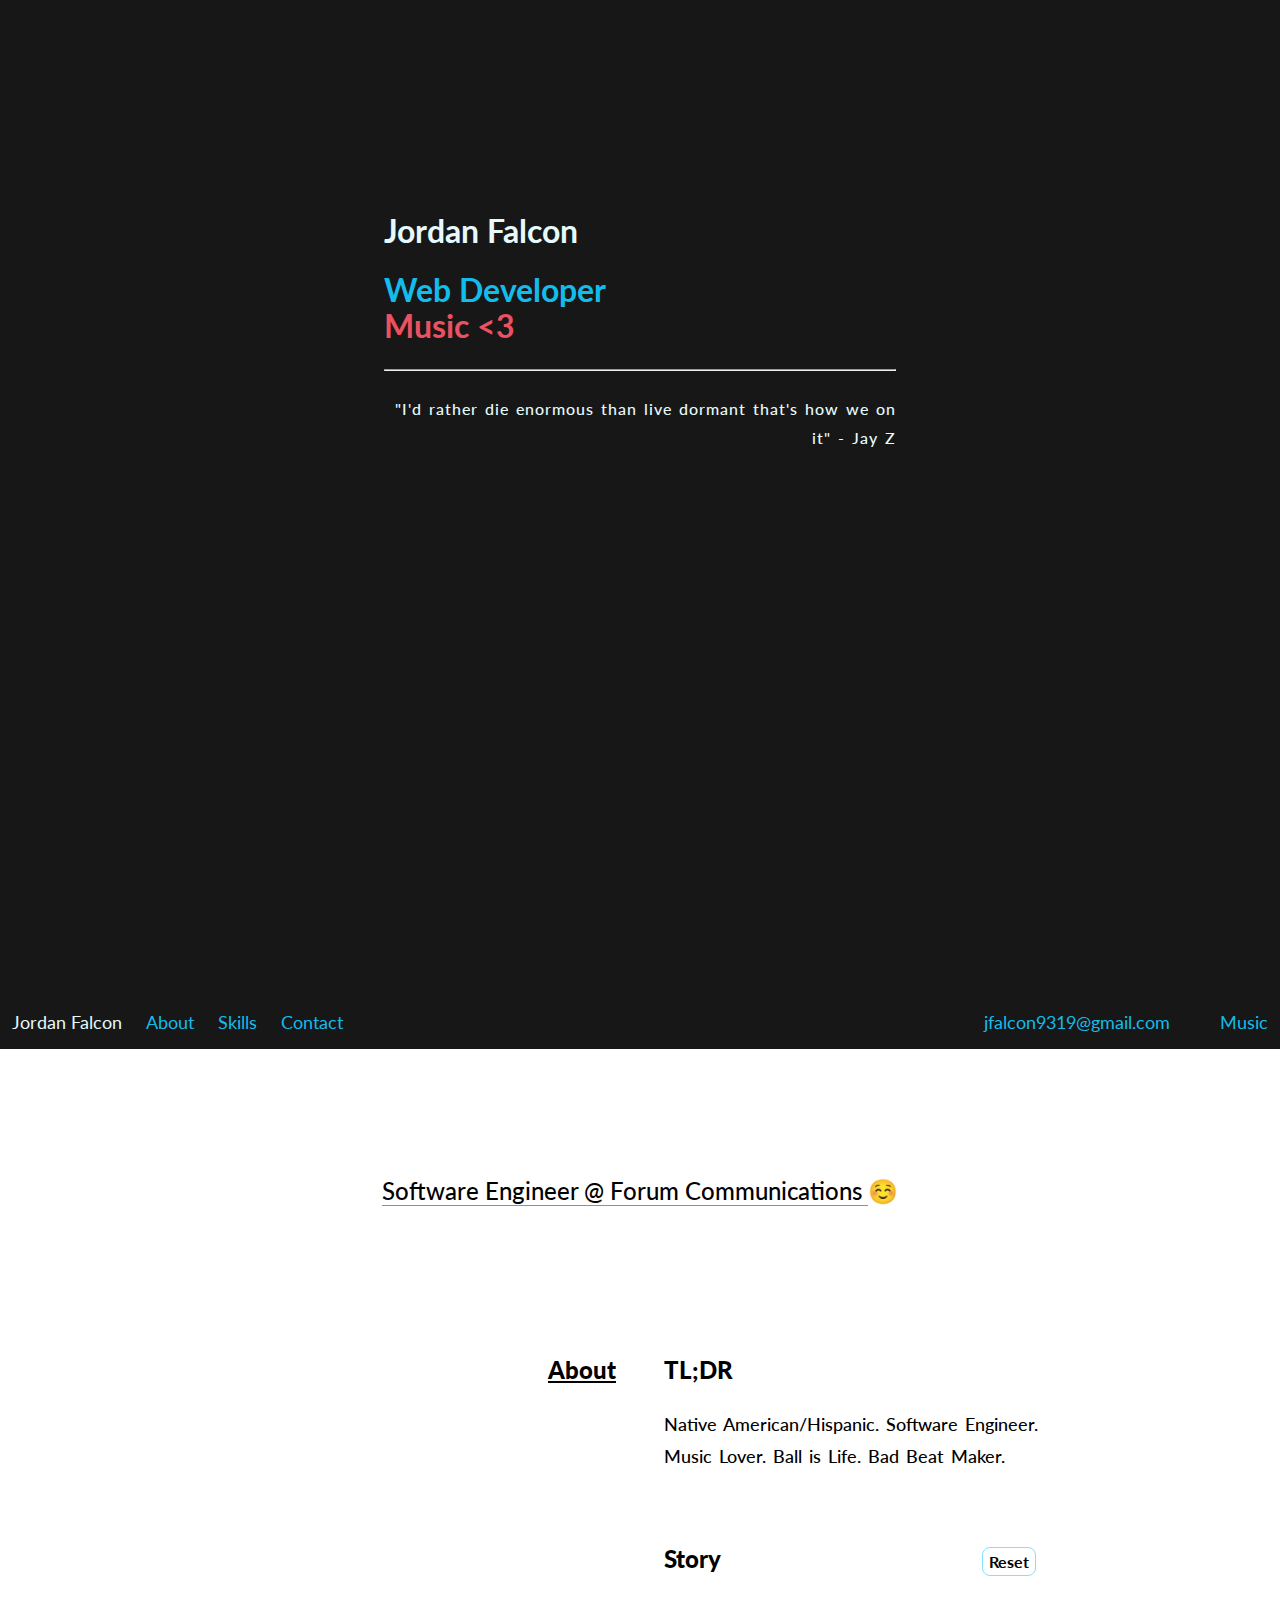
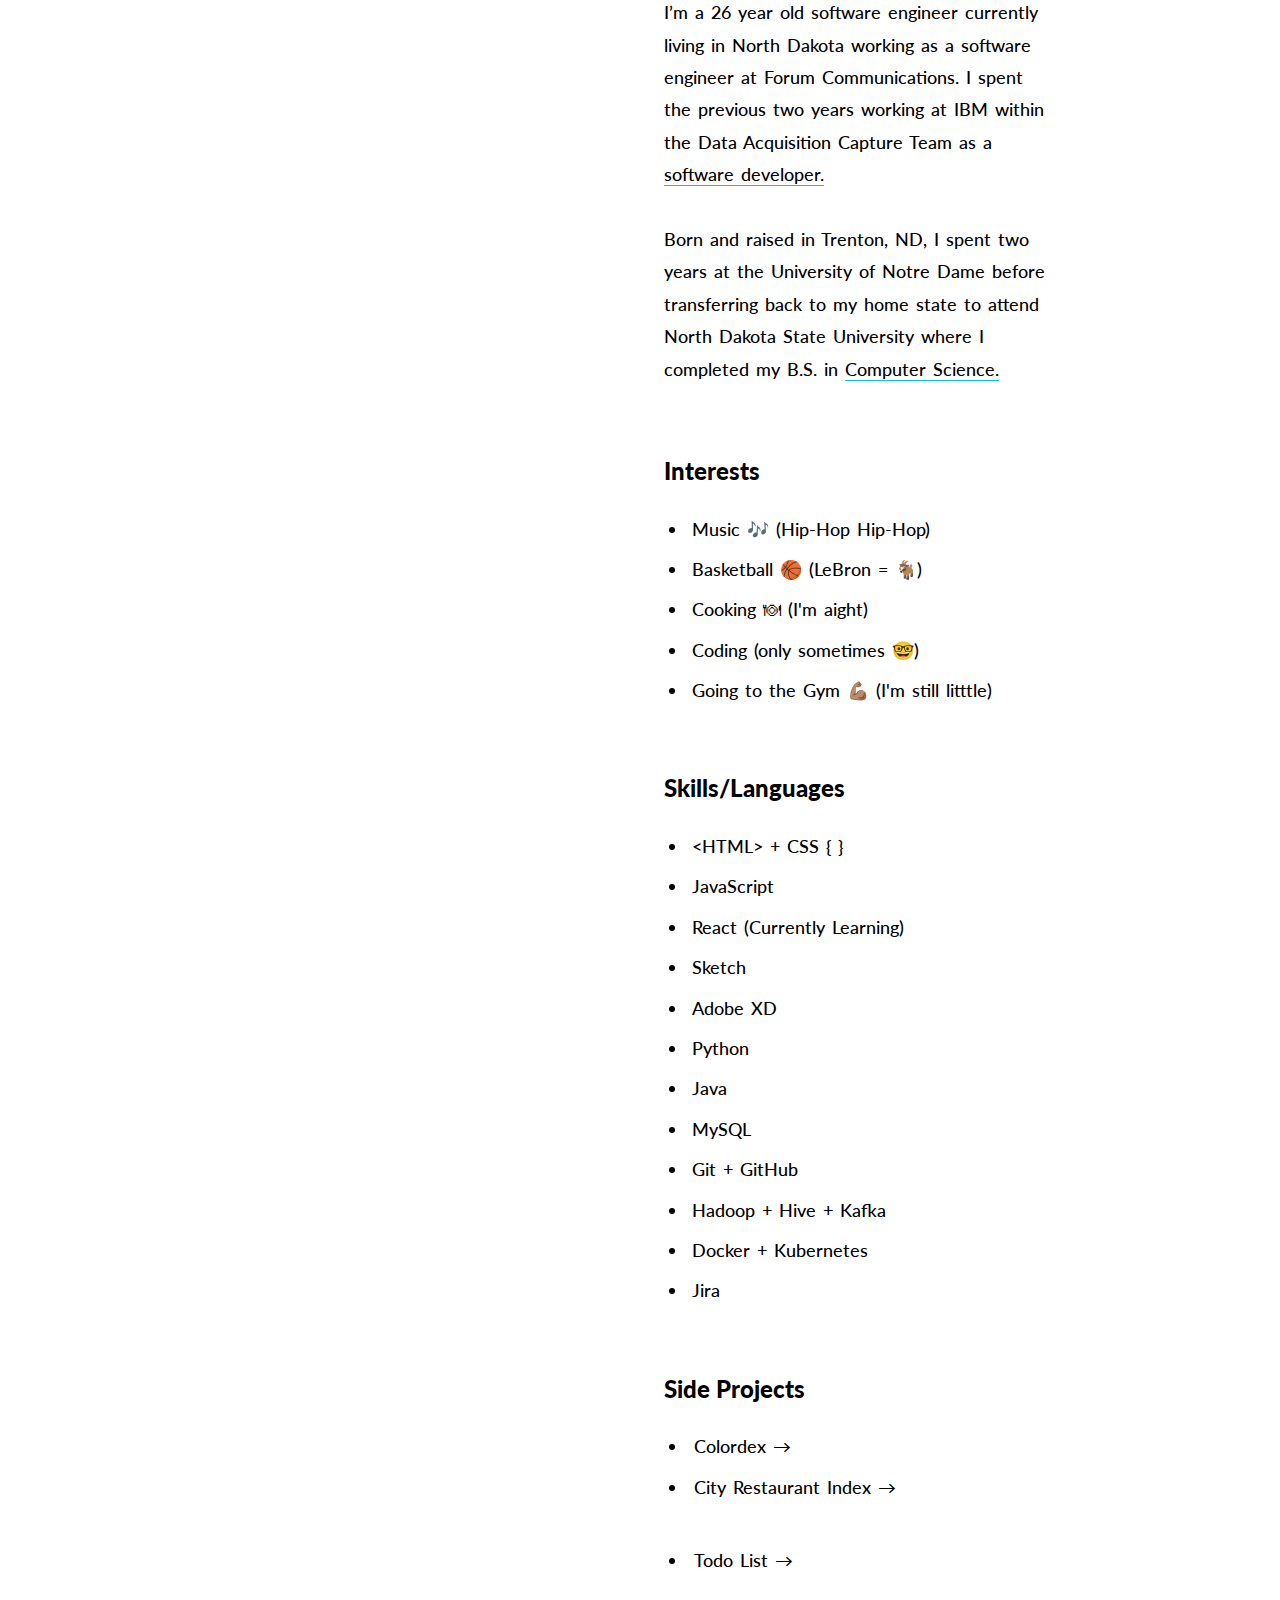
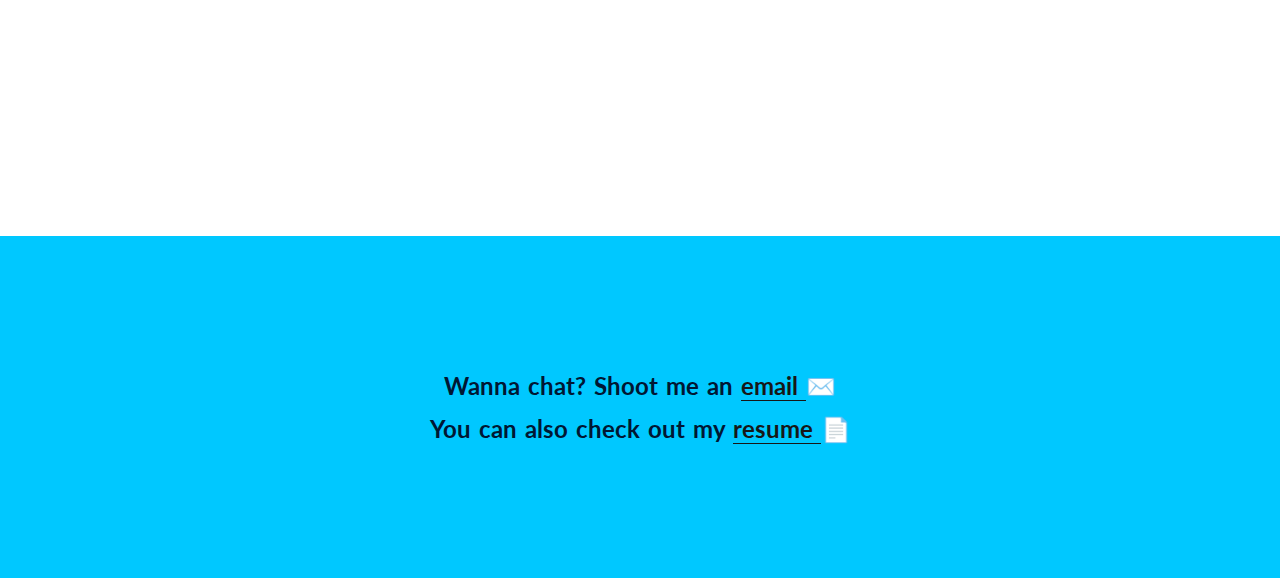
<file: index.html>
<!DOCTYPE html>
<html lang="en">
<head>
    <meta charset="UTF-8">
    <meta name="viewport" content="width=device-width, initial-scale=1.0">
    <meta http-equiv="Cache-control" content="public">
    <meta name="author" content="Jordan Falcon">
    <meta name="description" content="Jordan Falcon is a software engineer based in Fargo, ND.">
    <link rel="stylesheet" type="text/css" href="styles/normalize.css">
    <link rel="stylesheet" type="text/css" href="styles/style.css">
    <link href="https://fonts.googleapis.com/css?family=Lato:100,300,500" rel="stylesheet">
    <link rel="stylesheet" href="https://use.fontawesome.com/releases/v5.8.1/css/all.css" integrity="sha384-50oBUHEmvpQ+1lW4y57PTFmhCaXp0ML5d60M1M7uH2+nqUivzIebhndOJK28anvf" crossorigin="anonymous">
    <title>Falcon | Home</title>
</head>
<body>
      <div class="intro" id="home">
         <div class="intro-container">
             <h1 class="">Jordan Falcon</h1>
             <h2>
                 <span class="blue">Web Developer</span>
                 <br>
                 <span class="red">Music &lt;3</span>
             </h2>
             <hr>
             <p>
                 "I'd rather die enormous than live dormant that's how we on it"
                 - Jay Z
             </p>
         </div>
         <div class="down">
            <a href="#about">
                <i class="fas fa-chevron-down down_arrow"></i>
            </a>
         </div>
      </div>
        <div class="nav">
            <label for="toggle">&#9776;</label>
            <input type="checkbox" id="toggle"/> 
            <ul class="navbar" id="navigation">
             <li><a class="nav-link name left" href="#home">Jordan Falcon</a></li>
             <li><a class="nav-link blue left" href="#about">About</a></li>
             <li><a class="nav-link blue left" href="#skills">Skills</a></li>
             <li><a class="nav-link blue left" href="#contact">Contact</a></li>
             <hr>
             <li>
                <a class="nav-link blue right" href="https://itunes.apple.com/profile/YungYosh">
                    <i class="fab fa-apple"></i><span>Music</span>
                </a>
             </li>
             <li>
                 <a class="nav-link blue right" href="https://github.com/Jfalcon93">
                     <i class="fab fa-github"></i><span class="mobile">GitHub</span>
                 </a>
             </li>
             <li><a class="nav-link blue right" href="mailto:jfalcon9319@gmail.com?Subject=Hello%20Friend">jfalcon9319@gmail.com</a></li>
          </ul>
        </div>   
      <div class="main-container">
         <div class="job-status about" id="about">
             <p>
                 <span class="blue-line">Software Engineer @ Forum Communications </span>☺️
             </p>
         </div>
          <div class="main-row">
              <div class="left-container">
                  <h2>About</h2>
              </div>
              <div class="right-container">
                 <h2>TL;DR</h2>
                  <p>
                      Native American/Hispanic. 
                      Software Engineer. Music 
                      Lover. Ball is Life.
                      Bad Beat Maker.
                  </p>
                  <h2>Story <span class="reset" id="reset">Reset</span></h2>
                  <p id="story">
                      I’m a 26 year old software engineer currently living in North Dakota 
                      working as a software engineer at Forum Communications.
                      I spent the previous two years 
                      working at IBM within the Data 
                      Acquisition Capture Team as a <a class="blue-line" data-o="1">software developer.</a> 
                      <span class="off" data-ob="1">
                         <br>
                         <br>
                          At IBM, I've helped create many internal projects, lead meetings and presentations, and helped connect people from different areas of the world to work <a class="blue-line" data-o="2"> together.</a>
                      </span>
                      <span class="off" data-ob="2">
                         <br>
                         <br>
                          After those two years, I wanted to concentrate on creating web applications
                          and building websites (like this one!)
                      </span>
                      <br>
                      <br>
                      Born and raised in Trenton, ND, I 
                      spent two years at the University of 
                      Notre Dame before transferring back 
                      to my home state to attend North 
                      Dakota State University where I 
                      completed my B.S. in <a class="blue-line" data-o="3">Computer Science.</a>
                      <span class="off" data-ob="3">
                          <br>
                          <br>
                          While in university, I was president of our college's AISES (American Indian Science and Engineering Society) chapter. I also worked overnight shifts/electronics at Wal-Mart during the school year and had the privilege of being a camp counselor for <a class="blue-line" data-o="4">two summers.</a>
                      </span>
                      <span class="off" data-ob="4">
                         <br>
                         <br>
                          The patience gained from my retail job coupled with the leadership and time management I gained working as a camp counselor have helped me in ways I'd never imagine working in the world of tech.
                      </span>
                  </p>
                  <h2>Interests</h2>
                  <ul class="list">
                      <li>Music  🎶 (Hip-Hop Hip-Hop)</li>
                      <li>Basketball  🏀 (LeBron =  🐐)</li>
                      <li>Cooking  🍽 (I'm aight)</li>
                      <li>Coding (only sometimes  🤓)</li>
                      <li>Going to the Gym 💪🏽 (I'm still litttle)</li>
                  </ul>
                  <h2 id="skills">Skills/Languages</h2>
                  <ul class="list">
                      <li>&lt;HTML&gt; + CSS { }</li>
                      <li>JavaScript</li>
                      <li>React (Currently Learning)</li>
                      <li>Sketch</li>
                      <li>Adobe XD</li>
                      <li>Python</li>
                      <li>Java</li>
                      <li>MySQL</li>
                      <li>Git + GitHub</li>
                      <li>Hadoop + Hive + Kafka</li>
                      <li>Docker + Kubernetes</li>
                      <li>Jira</li>
                  </ul>
                  <h2 id="skills">Side Projects</h2>
                  <ul class="list">
                     <li>
                          <a class="project-item" href="https://colordex.herokuapp.com" target="_blank">
                              <span>Colordex →</span><span class="tooltip">Check Colors for background/text combinations!</span>
                          </a>
                      </li>
                      <li>
                          <a class="project-item" href="/projects/city_viewer/index.html" target="_blank">
                              <span>City Restaurant Index →</span><span class="tooltip">Discover top restaurants in your area!</span>
                          </a>
                      </li>
                      <li>
                         <a class="project-item" href="/projects/todoapp/index.html" target="_blank"> 
                             <span>Todo List →</span><span class="tooltip">Check. Check. Check.</span>
                         </a>
                      </li>
                  </ul>
              </div>
          </div>
          <div class="contact" id="contact">
              <p>
                  Wanna chat? Shoot me an <span class="red-back"><a class="link" href="mailto:jfalcon9319@gmail.com?Subject=Hello%20Friend">email</a> </span>✉️
                  <br>
                  You can also check out my <span class="red-back"><a class="link" href="Jordan%20Falcon%20Resume%20-%20ND%20.pdf">resume</a>  </span>📄
              </p>
          </div>
      </div>
      <script src="https://ajax.googleapis.com/ajax/libs/jquery/3.3.1/jquery.min.js"></script>
      <script src="scripts/main.js"></script>
</body>
</html>
</file>
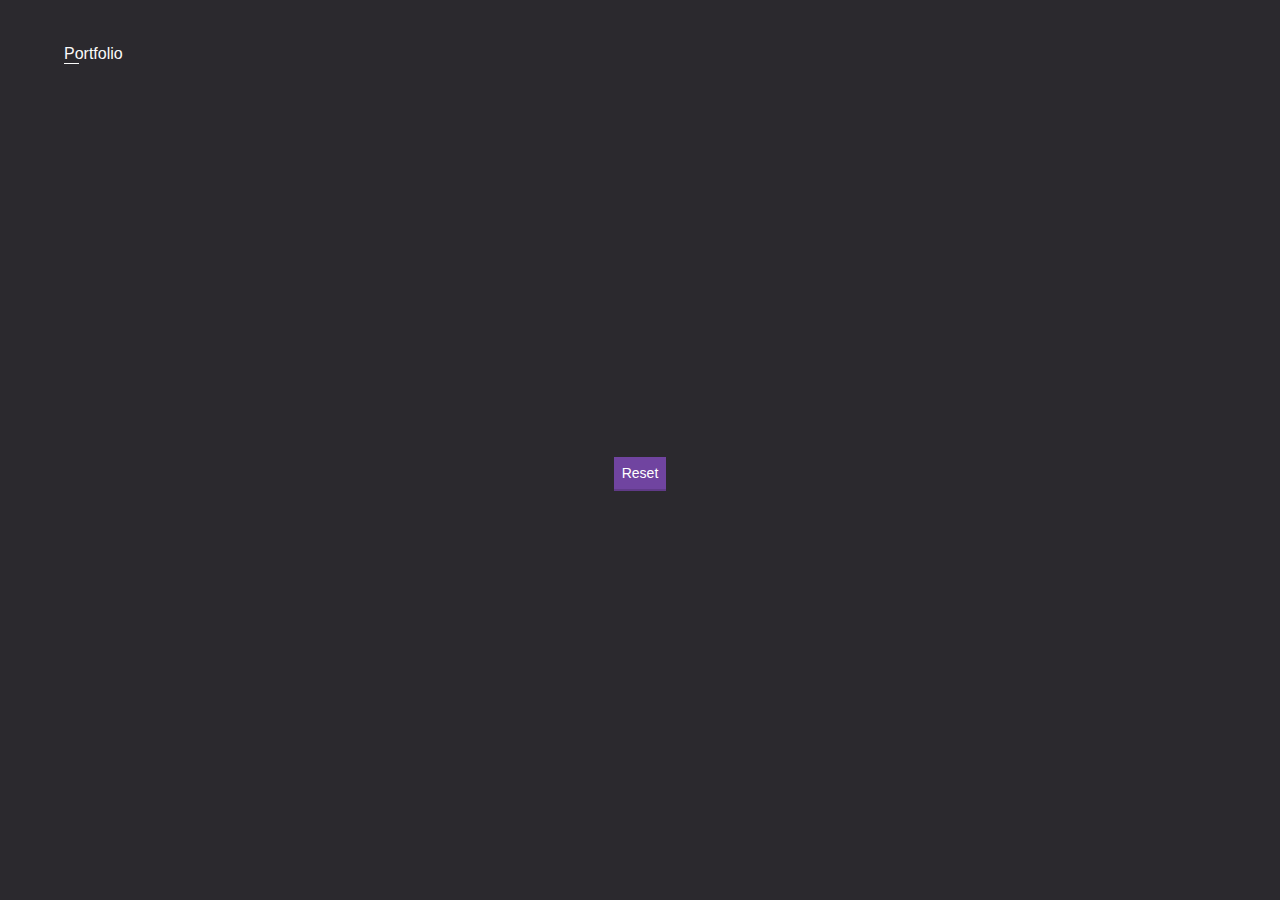
<file: project-demos/hangman/index.html>
<!DOCTYPE html>
<html lang="en">
<head>
    <meta charset="UTF-8">
    <meta name="viewport" content="width=device-width, initial-scale=1.0">
    <meta http-equiv="Cache-control" content="public">
    <meta name="author" content="Jordan Falcon">
    <title>Hangman</title>
    <link type="text/css" rel="stylesheet" href="styles/style.css">
</head>
<body>
 <header class="return">
          <a class="link-underline" href="/portfolio.html">Portfolio</a>   
 </header>
  <div>
      <p id="puzzle" class="puzzle"></p>
      <p id="game-status"></p>
      <button id="reset" class="button">Reset</button>
  </div>
    <script type="text/javascript" src="scripts/requests.js"></script>
    <script type="text/javascript" src="scripts/hangman.js"></script>
    <script type="text/javascript" src="scripts/app.js"></script>
</body>
</html>
</file>
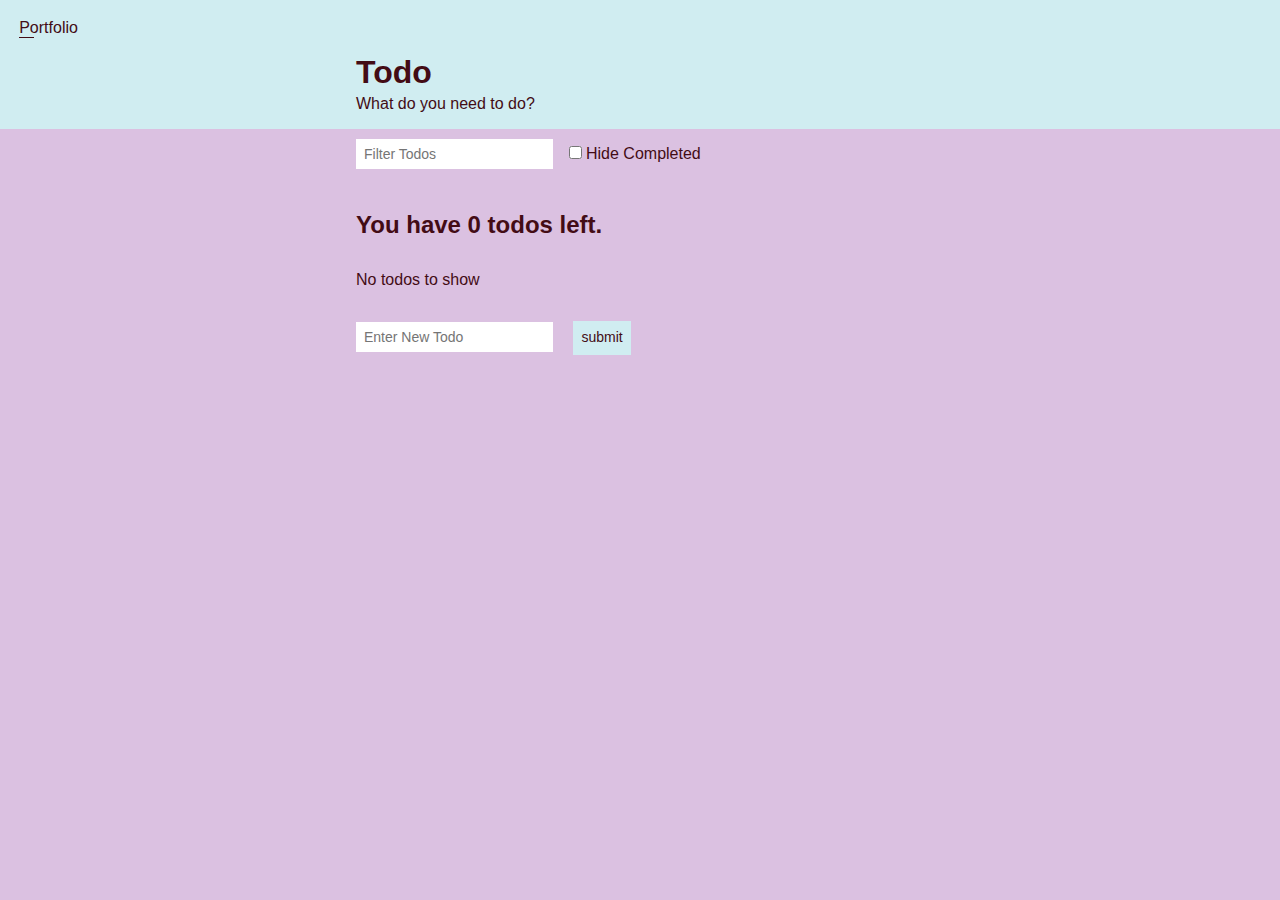
<file: project-demos/todo-app/index.html>
<!DOCTYPE html>
<html lang="en">
<head>
    <meta charset="UTF-8">
    <meta name="viewport" content="width=device-width, initial-scale=1.0">
    <meta http-equiv="Cache-control" content="public">
    <meta name="author" content="Jordan Falcon">
    <title>Todo List | Home</title>
    <link rel="stylesheet" href="styles/style.css">
</head>
<body>
   <div class="return">
       <a class="link-underline" href="/portfolio.html">Portfolio</a>
   </div>
    <div class="header">
        <div class="container">
            <h1 class="header__title">Todo</h1>
            <h2 class="header__subtitle">What do you need to do?</h2>
        </div>
    </div>
    
    <div class="actions">
        <div class="actions__container">
            <input id="search-todo" class="input" type="text" placeholder="Filter Todos">
            <label class="checkbox">
                <input id="hide-completed" type="checkbox"> Hide Completed
            </label>
        </div>
    </div>
    
    <div class="container">
        <div id='todo-count'></div>
        <div id='todo'></div>
        <form id="todo-form">
            <input type="text" class="input" placeholder="Enter New Todo" name="newTodo">
            <button class="button">submit</button>
        </form>
    </div>
    
    <script src="scripts/idcreator.js"></script>
    <script src="scripts/todo-functions.js"></script>
    <script src="scripts/todo-app.js"></script>
</body>
</html>
</file>
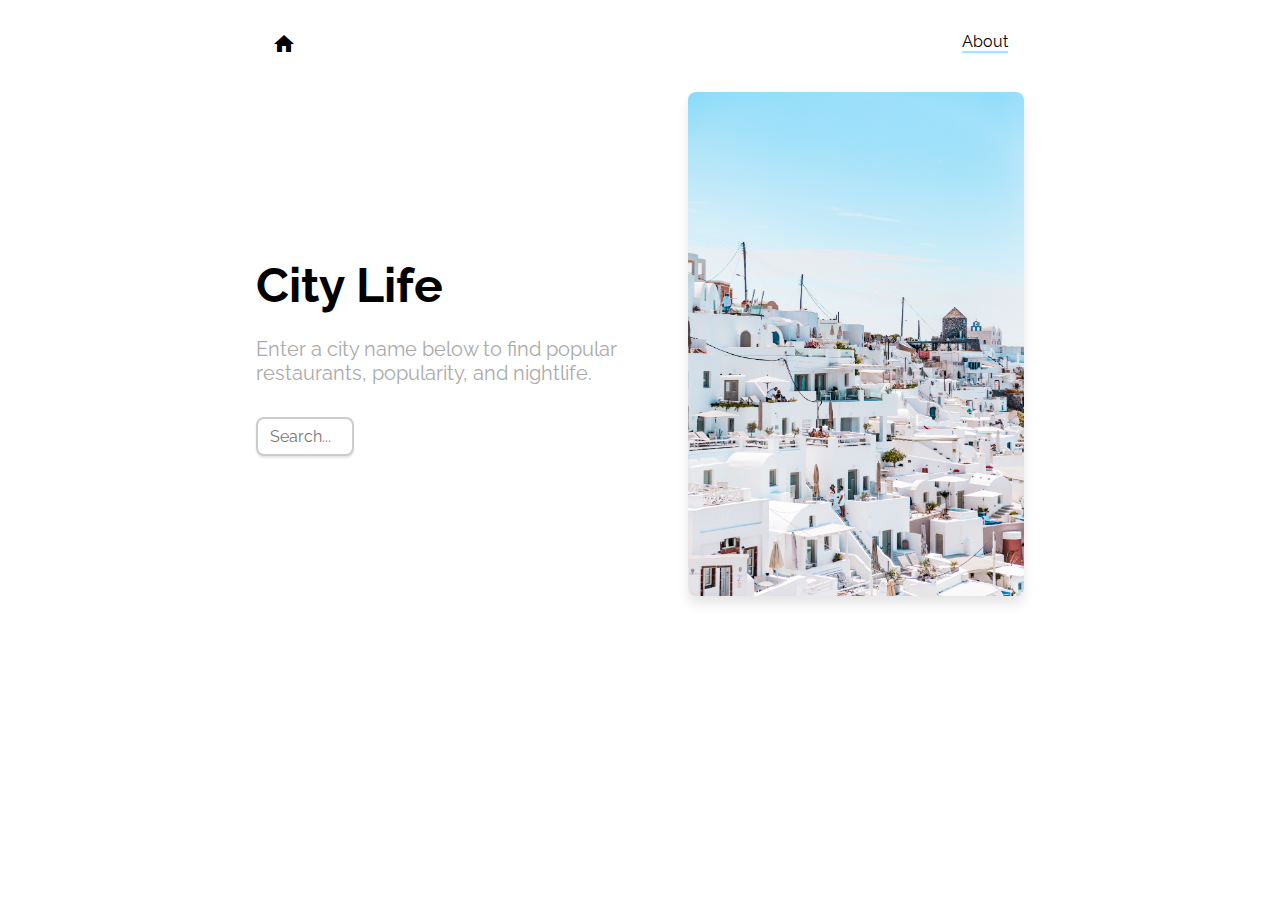
<file: projects/city_viewer/index.html>
<!DOCTYPE html>
<html lang="en">
<head>
    <meta charset="UTF-8">
    <meta name="viewport" content="width=device-width, initial-scale=1">
    <link rel="stylesheet" href="style.css" type="text/css">
    <link href="https://fonts.googleapis.com/css?family=Raleway:300,400,700|Roboto&display=swap" rel="stylesheet">
    <link href="https://fonts.googleapis.com/icon?family=Material+Icons"
      rel="stylesheet">
    <title>City Preview</title>
</head>
<body>
   <nav class="navbar">
       <ul>
           <li>
               <a href="/index.html">
                   <i class="material-icons home">home</i>
               </a>
           </li>
           <li class="right">
               <a class="about" href="#" id="aboutButton">About</a>
           </li>
       </ul>
   </nav>
   <div id="myModal" class="modal">
      <div class="modal-content">
       <div class="modal-header">
           <span class="close" id="close">X</span>
           <h2>City Life</h2>
       </div>
       <div class="modal-body">
           <p>*Insert An Actual GOOD Name for this Application* is useful for finding a list of the top 10 most popular restaurants in a given city. Works well for bigger cities, smaller cities just don't contain the same useful information and picture availability.</p>
           <br>
           <p>This application was created using JavaScript and styled with custom CSS. The information for restaurants is provided by Zomato and the pictures of the cities are provided by Pixabay.</p>
           <br>
           <p>I created this to learn how to load information from API's asynchronously onto the page and display it nicely. Ideally want to find more information to load for cities but not sure what API's to use and whether it even makes sense.</p>
       </div>
       <div class="modal-footer">
           <ul class="modal-list">
               <li><a class="about" href="#">GitHub</a></li>
               <li><a class="about" href="https://developers.zomato.com/api">Zomato API</a></li>
               <li><a class="about" href="https://pixabay.com/api/docs/">Pixabay API</a></li>
           </ul>
       </div>
      </div>
   </div>
   <div class="container">
       <div class="left-column">
           <h1>
               City Life
           </h1>
           <p>
               Enter a city name below to find popular restaurants, popularity, and nightlife.
           </p>
            <form class="search-form" id="search-form">
                <input class="search-bar" id="searchText" type="text" placeholder="Search...">
                <button class="submit-button" type="submit" id="submit">Enter</button>
            </form>
       </div>
       <div class="right-column">
            <img class="picture" src="images/home-city.jpg">
       </div>
   </div>
   <div id="city-container">
        <div class="left-city" id="left-city"></div>
        <div class="right-city" id="right-city"></div>
    </div>
    <div id="cuisine-container">
        <div class="cuisine-title" id="cuisine-title"></div>
        <div class="cuisines" id="cuisines"></div>
    </div>
    <div class="restaurant-container" id="restaurant-container"></div>
   <script src="config.js"></script>
   <script src="app.js"></script>
</body>
</html>
</file>
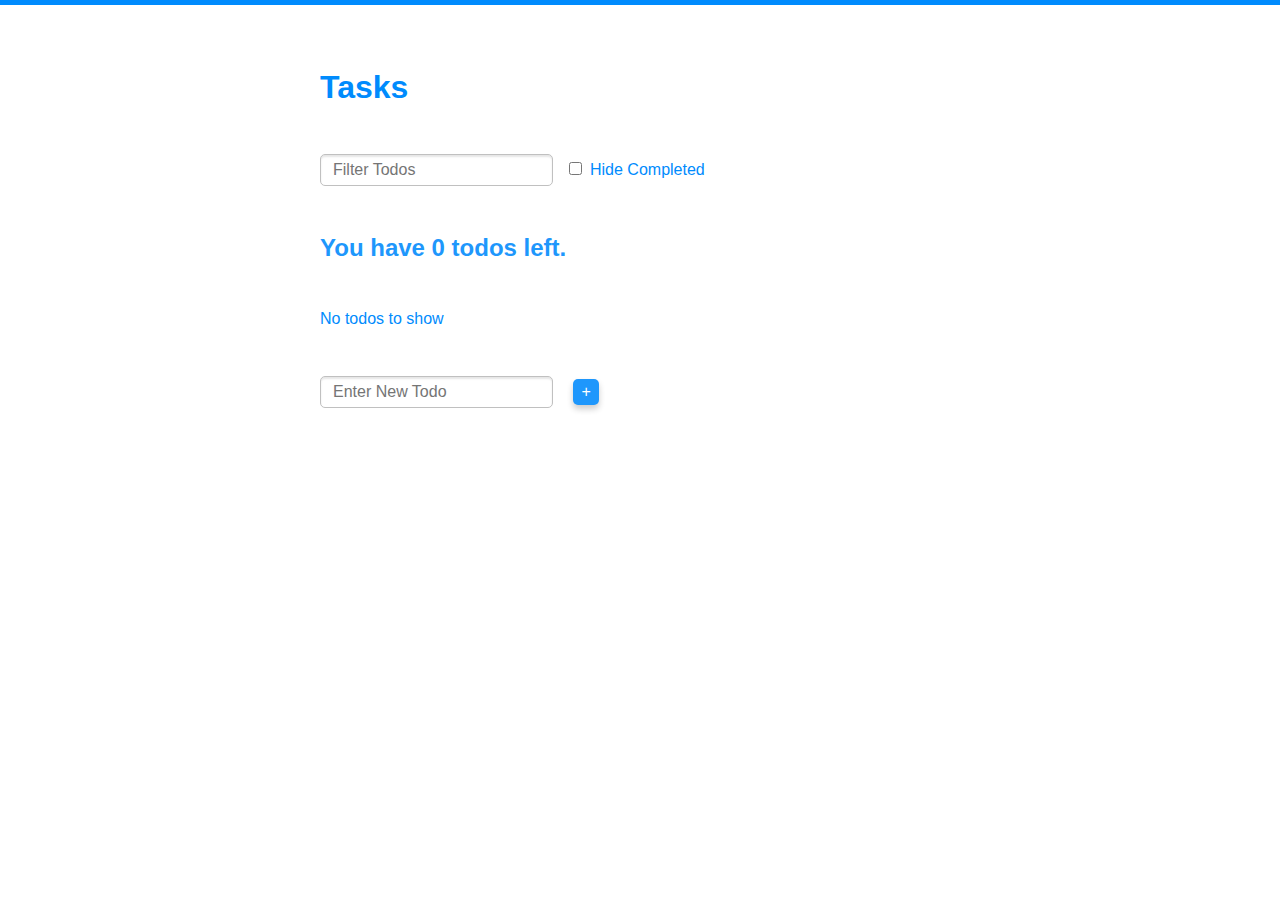
<file: projects/todoapp/index.html>
<!DOCTYPE html>
<html lang="en">
<head>
    <meta charset="UTF-8">
    <meta name="viewport" content="width=device-width, initial-scale=1.0">
    <title>Todo List | Home</title>
    <link rel="stylesheet" href="styles/style.css">
</head>
<body>
    <div class="header">
        <div class="container">
            <h1 class="header__title">Tasks</h1>
        </div>
    </div>
    
    <div class="actions">
        <div class="actions__container">
            <input id="search-todo" class="input" type="text" placeholder="Filter Todos">
            <label class="checkbox">
                <input id="hide-completed" type="checkbox"> Hide Completed
            </label>
        </div>
    </div>
    
    <div class="container">
        <div id='todo-count'></div>
        <div id='todo'></div>
        <form class="form" id="todo-form">
            <input type="text" class="input" placeholder="Enter New Todo" name="newTodo">
            <button class="button-main">+</button>
        </form>
<!-- Future Todo App idea
        <div id="mydiv">
            <span>
            dkkfsjaklsdf
            </span>
        </div>
-->
    </div>
    
    <script src="scripts/idcreator.js"></script>
    <script src="scripts/todo-functions.js"></script>
    <script src="scripts/todo-app.js"></script>
</body>
</html>
</file>
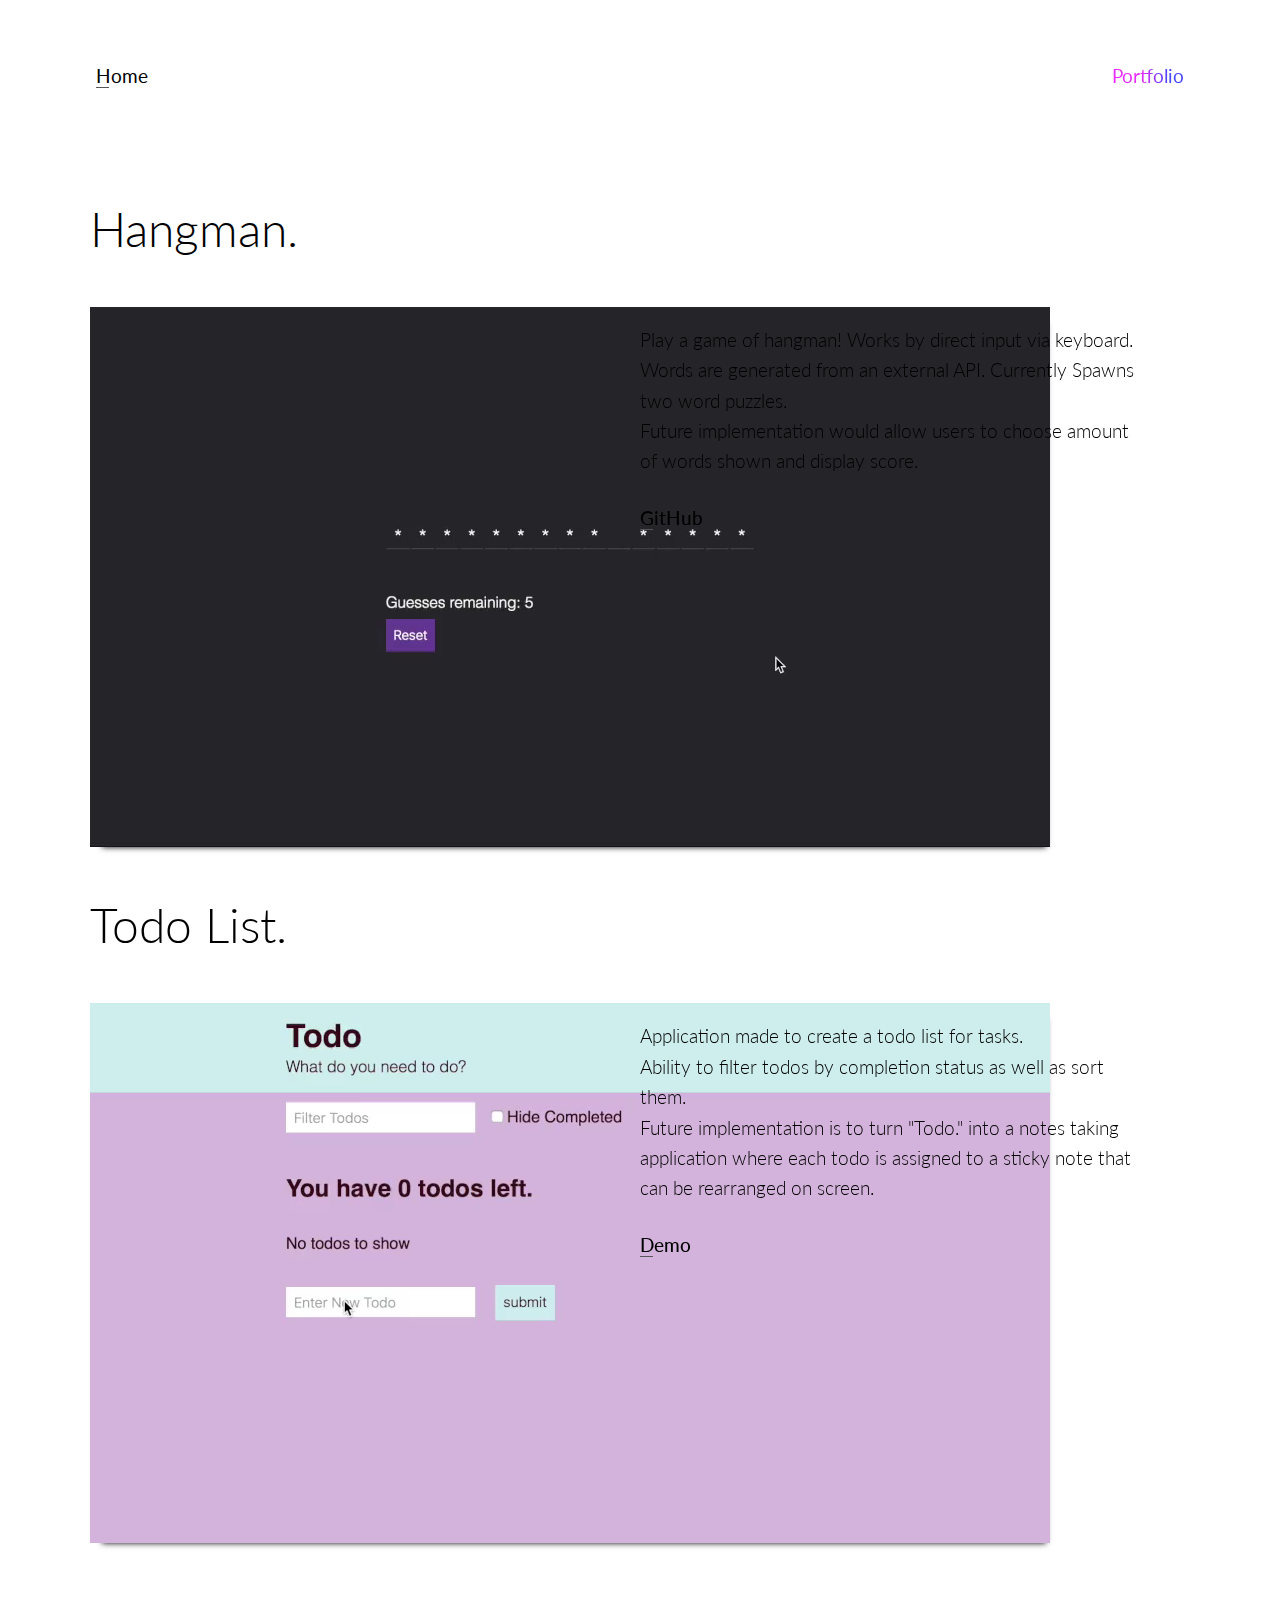
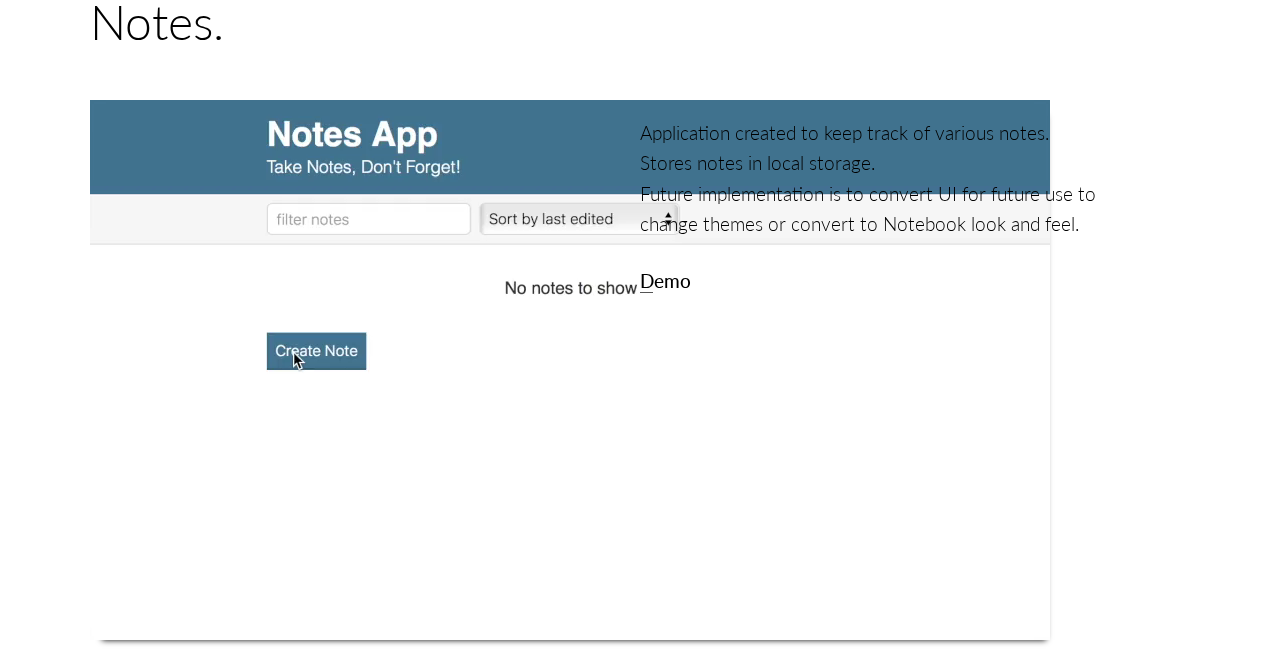
<file: portfolio.html>
<!DOCTYPE html>
<html lang="en">
<head>
    <meta charset="UTF-8">
    <meta name="viewport" content="width=device-width, initial-scale=1.0">
    <meta http-equiv="Cache-control" content="public">
    <meta name="author" content="Jordan Falcon">
    <meta name="description" content="Jordan Falcon is a web developer based in Denver, CO.">
    <title>Falcon | Portfolio</title>
    <link rel="stylesheet" href="/styles/portfolio.css">
    <link href="https://fonts.googleapis.com/css?family=Lato:100,300,500" rel="stylesheet">
</head>
<body>
  <header class="header">
          <ul class="navbar">
              <li class="navbar-item"><a class="link-underline" href="index.html">Home</a></li>
              <li class="navbar-item portfolio"><a class="purple">Portfolio</a></li>
          </ul>
      </header>
   <div class="container">
      <div class="project-container">
          <div class="column-primary">
              <h3 class="description-header">
                  Hangman.
              </h3>
              <div class="video-container">
                  <video class="video" muted autoplay loop src="videos/Hangman.mp4"></video>
              </div>
          </div>
          <div class="column-secondary">
              <p>
                  Play a game of hangman! Works by direct input via keyboard.
                  <br>
                  Words are generated from an external API. Currently Spawns two word puzzles.
                  <br>
                  Future implementation would allow users to choose amount of words shown and display score.
              </p>
              <div class="description-demo">
                  <a class="link-underline link" href="https://github.com/Jfalcon93/Hangman-Game">GitHub</a>
              </div>
          </div>
      </div>
      <div class="project-container">
          <div class="column-primary">
              <h3 class="description-header">
                  Todo List.
              </h3>
              <div class="video-container">
                  <video class="video" muted autoplay loop src="videos/Todo.mp4"></video>
              </div>
          </div>
          <div class="column-secondary">
              <p>
                  Application made to create a todo list for tasks.
                  <br>
                  Ability to filter todos by completion status as well as sort them.
                  <br>
                  Future implementation is to turn "Todo." into a notes taking application where each todo is assigned to a sticky note that can be rearranged on screen.
              </p>
              <div class="description-demo">
                  <a class="link-underline link" href="/project-demos/todo-app/index.html">Demo</a>
              </div>
          </div>
      </div>
      <div class="project-container">
        <div class="column-primary">
            <h3 class="description-header">Notes.</h3>
            <div class="video-container">
                <video class="video" muted autoplay loop src="videos/Notes.mp4"></video>
            </div>
        </div>
        <div class="column-secondary">
            <p>
                 Application created to keep track of various notes.
                 <br>
                 Stores notes in local storage.
                 <br>
                 Future implementation is to convert UI for future use to change themes or convert to Notebook look and feel.
            </p>
         <div class="description-demo">
             <a class="link-underline link" href="/project-demos/notes-app/index.html">Demo</a>
         </div>
        </div>
      </div>
      </div>
</body>
</html>
</file>
<file: styles/style.css>
* {
    margin: 0;
    padding: 0;
    -webkit-font-smoothing: antialiased;
    -moz-osx-font-smoothing: grayscale;
    text-rendering: optimizeLegibility;
    font-family: lato;
}

/*Introductory Page*/
.intro {
    height: 100vh;
    width: 100vw;
    background-color: #171717;
    padding-bottom: 96px;
}

.intro-container {
    margin: 0 auto;
    padding-top: 192px;
    padding-bottom: 192px;
    width: 512px;
}

.intro-container h1 {
    font-size: 32px;
    color: #E6FAFC;
    transition: 0.5s;
}

.intro-container h1:hover {
    text-shadow: 0px 1px 2px #E6FAFC;
}

.intro-container h2 {
    font-size: 32px;
}

.intro-container p {
    color: #e6fafc;
    text-align: right;
    width: 512px;
    font-weight: 500;
    font-size: 16px;
    line-height: 1.8;
    word-spacing: 2px;
    letter-spacing: 1px;
}

.intro-container hr {
    color: #E6FAFC;
    margin-top: 24px;
    margin-bottom: 24px;
}

/*Two colors for text spans*/
.blue {
    color: hsla(193, 84%, 50%, 1);
}

.red {
    color: #EB5160;
}

/*Down Arrow*/
.down_arrow {
    width: 100%;
    color: #14BDEB;
    text-align: center;
    transition: 0.5s;
}

.down_arrow:hover {
    cursor: pointer;
    text-shadow: 0px 1px 4px #E6FAFC;
}

/*Mobile Menu*/
label {
    padding: 0 20px 0 0;
    background-color: #171717;
    color: #14bdeb;
    font-size: 26px;
    line-height: 70px;
    display: none;
}

#toggle{
    display: none;    
}

.mobile {
    display: none;
}

/*Navbar*/
.nav {
    position: sticky;
    position: -webkit-sticky;
    top: 0;
}

.navbar {
    list-style-type: none;
    margin: 0;
    padding: 0;
    overflow: hidden;
    background-color: #171717;
    position: sticky;
    position: -webkit-sticky; /* Safari */
    top: 0;
}

.navbar hr {
    display: none;
}

.left {
    float: left;
}

.right {
    float: right;
}

.nav-link {
    display: block;
    text-align: center;
    font-size: 18px;
    padding: 16px 12px;
    text-decoration: none;
}

a span {
    padding-left: 2px;
}

.nav-link:hover {
    background-color: #14bdeb;
    color: #171717;
}

.active {
    background-color: #14bdeb;
    color: #171717;
}

.name {
    color: #E6FAFC;
    transition: 0.5s;
}

.name:hover {
    background-color: #171717;
    color: #e6fafc;
    text-shadow: 0px 1px 4px #E6FAFC;
}

/*Main Container for all sections*/
.main-container {
    width: 100vw;
    background-color: #FFFFFF;
}

/*Job Status container and styling*/
.job-status {
    margin: 0 auto;
    padding: 128px 0px;
    width: 100%;
    text-align: center;
}

.job-status p {
    font-size: 24px;
    font-weight: 500;
}

.reset {
    font-size: 16px;
    padding: 4px 6px;
    border-radius: 8px;
    border: 1px solid hsla(193, 100%, 75%);
    font-weight: 700;
    margin-left: 256px;
    align-items: baseline;
    transition: 0.5s;
}

.reset:hover {
    cursor: pointer;
    background-color: hsla(193, 100%, 75%);
}

.off {
    display: none;
}

.on {
    display: inline;
}

.blue-line {
    width: 100%;
    border-bottom: 1px solid #14bdeb;
    transition: 0.3s;
    cursor: pointer;
}

.blue-line:hover {
    border-bottom: 3px solid #14bdeb;
}

.red-back {
    width: 100%;
    border-bottom: 1px solid #171717;
}

.red-line {
    width: 100%;
    border-bottom: 1px solid #EB5160;
}

.arrow {
    padding-left: 5px;
    font-size: 18px;
}

.arrow:hover {
    cursor: pointer;
    color: #14bdeb;
    transition: 0.5s;
}

.project-item {
    text-decoration: none;
    color: black;
}

.project-item .tooltip {
    visibility: hidden;
    width: 120px;
    font-size: 16px;
    border-radius: 8px;
    color: black;
    background-color: hsla(193, 100%, 75%);
    padding: 4px;
  
  /* Position the tooltip */
    position: relative;
    margin-left: 12px;
    opacity: 0;
    transition: opacity 0.5s;
    z-index: 1;
}

.project-item:hover .tooltip {
    visibility: visible;
    opacity: 1;
}

.project-item:hover {
    transition: 0.3s;
    cursor: pointer;
}

.main-row {
    margin: 0 auto;
    padding: 0 5%;
    display: flex;
}

/*About Tag*/
.left-container {
    flex-basis: 50%;
    text-align: right;
    padding: 0 24px;
}

.left-container h2 {
    font-size: 24px;
    padding: 24px 0 24px 0;
    font-weight: 900;
    text-decoration: underline;
}

/*All right side containers*/
.right-container {
    flex-basis: 50%;
    padding: 0 24px;
}

.right-container h2 {
    font-size: 24px;
    padding: 24px 0 24px 0;
    font-weight: 900;
}

.right-container p {
    width: 384px;
    padding-bottom: 48px;
    font-weight: 500;
    font-size: 18px;
    line-height: 1.8;
    word-spacing: 2px;
    letter-spacing: 0px;
}

/*Styling for all Ordered Lists*/
ol {
    padding-left: 48px;
    padding-bottom: 24px;
    font-weight: 500;
    font-size: 18px;
    line-height: 1.8;
    word-spacing: 2px;
    letter-spacing: 0px;
}

ol > li {
    padding: 4px 4px;
}

#skills {
    padding-top: 64px;
}

/*Unordered List stylings*/
.list {
    padding-left: 24px;
    font-weight: 500;
    font-size: 18px;
    line-height: 1.8;
    word-spacing: 2px;
    letter-spacing: 0px;
}

.list > li {
    padding: 4px 4px;
}

/*Contact Section*/
.contact {
    height: 100%;
    margin: 256px 0 auto auto;
    padding: 128px 0px;
    background-color: hsla(193, 100%, 50%);
}

.contact p {
    color: hsla(213, 100%, 10%, 1);
    width: 100%;
    font-size: 24px;
    font-weight: 700;
    line-height: 1.8;
    word-spacing: 2px;
    text-align: center;
}

.link {
    text-decoration: none;
    color: #171717;
}

@media(max-width: 768px) {
    .intro {
        width: 100%;
    }

    .intro-container {
        padding-top: 128px;
        padding-bottom: 128px;
        width: 256px;
    }

    .intro-container h2 {
        font-size: 32px;
    }

    .intro-container p {
        text-align: left;
        width: 256px;
        font-size: 14px;
        line-height: 1.8;
        word-spacing: 2px;
        letter-spacing: 0px;
    }
    
    label {
        display: block;
        text-align: right;
        cursor: pointer;
    }
    
    .navbar {
        display: none;
        text-align: left;
        width: 100%;
        animation: openmenu;
        animation-duration: 0.5s;
        box-shadow: 0 4px 6px hsla(0, 0%, 0%, 0.1);
    }
    
    @keyframes openmenu {
        from{opacity: 0}
        to{opacity: 1}
    }

    .left {
        float: none;
    }

    .right {
         float: none;
    }

    .nav-link {
        display: block;
        text-align: left;
        padding-left: 25px;
    }

    a span {
        padding-left: 0px;
    }

    a .fab {
        display: none;
    }
    
    .mobile {
        display: inline;
    }
    
    #toggle:checked + .navbar {
        display: block;
    }
    
    .navbar hr {
        display: block;
        width: 100%;
    }

    .main-container {
        width: 100%;
    }

    .main-row {
        display: flex;
        flex-direction: column;
    }

    .left-container {
        flex-basis: 100%;
        text-align: left;
    }

    .right-container {
        flex-basis: 100%;
    }

    .right-container p {
        width: 256px;
        font-size: 16px;
        word-spacing: 1px;
        letter-spacing: 0px;
    }
    
    .reset {
        margin-left: 24px;
        align-items: baseline;
        transition: 0.5s;
    }
    
    .project-item .tooltip {
        visibility: visible;
        width: 256px;
        font-size: 12px;
        border-radius: 8px;
        color: black;
        background-color: hsla(193, 100%, 75%);
        padding: 2px;

      /* Position the tooltip */
        position: relative;
        margin-left: 4px;
        opacity: 1;
        transition: opacity 0.5s;
        z-index: 1;
    }
    
    .project-item {
        display: flex;
        flex-direction: column;
    }

    ol {
        font-size: 16px;
        word-spacing: 1px;
        letter-spacing: 0px;
    }

    .list {
        font-size: 16px;
        word-spacing: 1px;
        letter-spacing: 0px;
    }

    .contact {
        margin: 96px 0 auto auto;
        padding: 96px 0px;
    }

    .contact p {
        font-size: 18px;
        word-spacing: 1px;
    }
}
</file>
<file: project-demos/hangman/styles/style.css>
* {
     box-sizing: border-box;
     margin: 0;
     padding: 0;
}

 html {
     font-size: 62.5%;
}

.return {
    position: absolute;
    display: inline-block;
    top: 5%;
    left: 5%;
}

a {
    text-decoration: none;
    float: left;
    padding-right: 25px;
    color: #fafafa;
}

/* List-Underline classes create the underlining effect on all links */
.link-underline::after {
    content: '';
    width: 25%; height: 1px;
    display: block;
    margin-top: 0px;
    right: 0;
    background: #fafafa;
    transition: width .3s ease;
    -webkit-transition: width .3s ease;
}

.link-underline:hover:after {
    width: 100%;
    left: 0;
    background: #fafafa;
}

.link-underline:hover {
    transition: width .3s ease;
}

 body {
     background: #2B292E;
     color: #fafafa;
     font-family: Helvetica, Arial, sans-serif;
     font-size: 1.6rem;
     display: flex;
     align-items: center;
     justify-content: center;
     min-height: 100vh;
}

 span {
     border-bottom: 1px solid #534f59;
     display: inline-block;
     font-size: 2rem;
     height: 2.4rem;
     line-height: 2.4rem;
     margin: 0 .1rem;
     text-align: center;
     text-transform: uppercase;
     width: 2.4rem;
}

.scoreboard {
    display: block;
    position: absolute;
    top: 25%;
    left: 20%;
}

 p {
     font-weight: 300;
     margin-bottom: .8rem;
}

 .puzzle {
     display: flex;
     margin-bottom: 4.8rem;
}

 .button {
     background: #7044a0;
     border: none;
     border-bottom: 2px solid #603a88;
     cursor: pointer;
     color: white;
     font-size: 1.4rem;
     font-weight: 300;
     padding: .8rem;
     transition: background .3s ease, color .3s ease;
}

 .button:hover {
     background: #5F3A87;
}
</file>
<file: project-demos/todo-app/styles/style.css>
/*
// Colors
$off-black: #20222b;
$dark-blue: #333745;
$blue: #3c4251;
$light-blue: #464b5e;
$off-white: #a5afd7;
$purple: #8357c5;
// Spacing
$s-size: 1.2rem;
$m-size: 1.6rem;
$l-size: 3.2rem;
$xl-size: 4.8rem;
$desktop-breakpoint: 45rem;
*/

/* Base Styles */

* {
    box-sizing: border-box;
    margin: 0;
    padding: 0;
}

html {
  font-size: 62.5%;
}

.return {
    display: block;
    background-color: #D0EDF1;
    padding-top: 1.5%;
    padding-left: 1.5%;
    padding-bottom: 1.5%;
    width: 100%;
}

.return a {
    text-decoration: none;
    position: absolute;
    color: #430C15;
}

/* List-Underline classes create the underlining effect on all links */
.link-underline::after {
    content: '';
    width: 25%; height: 1px;
    display: block;
    margin-top: 0px;
    right: 0;
    background: #430C15;
    transition: width .3s ease;
    -webkit-transition: width .3s ease;
}

.link-underline:hover:after {
    width: 100%;
    left: 0;
    background: #430C15;
}

.link-underline:hover {
    transition: width .3s ease;
}

body {
  background: #DBC1E1;
  color: #430C15;
  font-family: Helvetica, Arial, sans-serif;
  font-size: 1.6rem;
}

button {
  cursor: pointer;
}

a {
    color: #430C15;
}

/* Container */

.container {
  max-width: 60rem;
  margin: 0 auto;
  padding: 0 1.6rem;
}

/* Header */

.header {
  background: #D0EDF1;
  color: #430C15;
  padding: 1.6rem 0;
}

.header__title {
  font-size: 3.2rem;
  margin-bottom: .4rem;
}

.header__subtitle {
  /* color: #777; */
  font-size: 1.6rem;
  font-weight: 300;
}

/* Actions Bar */

.actions {
    background-color: #DBC1E1;
    /* border-bottom: 1px solid #dedfe0; */
    /* color: #333333; */
    padding: 1rem
}

.actions__container {
    align-items: center;
    display: flex;
    max-width: 60rem;
    margin: 0 auto;
    min-height: 3rem;
    padding: 0 1.6rem;
}

.actions__container--spaced {
    justify-content: space-between
}

/* Form Inputs */

.input {
    border: none;
    font-size: 1.4rem;
    font-weight: 300;
    height: 3rem;
    margin-right: 1.6rem;
    padding: .4rem .8rem;
}

.checkbox {
    display: flex;
    align-items: baseline;
}

.checkbox > input {
    margin-right: .4rem;
}

.button {
    background: #D0EDF1;
    border: none;
    border-bottom: 2px solid #D0EDF1;
    color: #430C15;
    font-size: 1.4rem;
    font-weight: 300;
    padding: .8rem;
    transition: background .3s ease, color .3s ease;
}

.button:hover {
    opacity: 0.5;
}

.button--secondary {
    background: #888888;
    border-bottom: 2px solid #717171;
}

.button--secondary:hover {
    background: #6E6E6E;
}

.button--text {
    background: none;
    border: none;
    color: #aaa;
}

.button--text:hover {
    background: none;
    color: white;
    text-decoration: underline;
}

/* Note editor */

.title-input {
    border: 1px solid #DEDFE0;
    font-size: 2rem;
    font-weight: 300;
    display: block;
    margin: 2.4rem 0;
    padding: .8rem;
    width: 100%;
}

.body-input {
    border: 1px solid #DEDFE0;
    font-family: inherit;
    font-size: 1.6rem;
    font-weight: 300;
    display: block;
    margin: 2.4rem 0;
    min-height: 15rem;
    padding: .8rem;
    width: 100%;
}

/* Note List Item */

.list-item {
    text-decoration: none;
    color: #fafafa;
    cursor: pointer;
    background: #353239;
    border: 1px solid #423e47;
    margin: 1.6rem 0;
    padding: 1rem 1.6rem;
    display: block;
    transition: background .3s ease;
    display: flex;
    justify-content: space-between;
    align-items: center
}

.list-item__container {
    display: flex;
    font-size: 1.8rem;
    font-weight: 300;
    align-items: baseline;
}

.list-item__container > *:first-child {
    margin-right: .8rem;
}

.list-item:hover {
    background: #3d3941;
}

.list-item__title {
    font-size: 1.8rem;
    margin-bottom: .4rem
}

.list-item__subtitle {
    color: #666;
    font-size: 1.4rem;
    font-weight: 300;
    font-style: italic;
}

.list-title {
    margin: 3.2rem 0 1.6rem;
}

.empty-message {
    margin: 3.2rem 0;
}


#mydiv {
    padding-left: 5px;
    padding-top: 5px;
    position: absolute;
    width: 200px;
    height: 150px;
    z-index: 9;
    background-color: #f1f1f1;
    border: 1px solid #d3d3d3;
}
</file>
<file: projects/city_viewer/style.css>
* {
    margin: 0;
    padding: 0;
    font-family: 'Raleway', sans-serif;
}

body {
    width: 768px;
    margin: 0 auto;
}

.navbar {
    padding-top: 24px;
    padding-bottom: 24px;
}

.navbar ul { 
    list-style-type: none;
    padding: 0;
    margin: 0;
}

.navbar li {
    display: inline-block;
    color: #000;
    padding: 8px 16px;
    font-size: 16px;
    text-decoration: none;
}

li a {
    text-decoration: none;
    color: black;
}

.home {
    font-size: 16px;
}

.about {
    text-decoration: none;
    color: black;
    border-bottom: 2px solid hsla(196, 100%, 81%);
    transition: 0.2s;
    transition-timing-function: ease-in;
}

.about:hover {
    color: hsla(196, 100%, 50%);
    border-bottom: 2px solid hsla(196, 25%, 85%);
}

.modal {
    display: none;
    position: fixed;
    z-index: 1;
    left: 0;
    top: 0;
    width: 100%;
    height: 100%;
    overflow: auto;
    background-color: hsla(196, 50%, 5%, 25%);
}

.modal-content {
    position: relative;
    background-color: hsla(196, 15%, 95%);
    margin: 5% auto;
    padding: 20px;
    border-radius: 8px;
    width: 640px;
    box-shadow: 0 4px 8px 0 rgba(0,0,0,0.2),0 6px 20px 0 rgba(0,0,0,0.19);
    -webkit-animation-name: animatetop;
    -webkit-animation-duration: 0.5s;
    animation-name: animatetop;
    animation-duration: 0.5s
}

.modal-header {
    margin: 0 auto;
    padding: 25px 0;
    width: 512px;
}

.modal-body {
    margin: 0 auto;
    font-size: 16px;
    line-height: 2;
    width: 512px;
}

.modal-footer {
    margin: 0 auto;
    padding-top: 25px;
    padding-bottom: 25px;
    font-size: 16px;
    width: 512px;
}

.modal-list {
    list-style-type: none;
    padding: 0;
    margin: 0;
}

.modal-list li {
    display: inline-block;
    color: #000;
    padding: 8px 0;
    padding-right: 16px;
    font-size: 16px;
    text-decoration: none;
}

/* Add Animation */
@-webkit-keyframes animatetop {
    from {opacity:0} 
    to {opacity:1}
}

@keyframes animatetop {
    from {opacity:0}
    to {opacity:1}
}

.close {
    color: #aaa;
    float: right;
    font-size: 18px;
    font-weight: 700;
}

.close:hover, .close:focus {
    color: black;
    text-decoration: none;
    cursor: pointer;
}

.right {
    float: right;
}

.container {
    display: flex;
}

.left-column  {
    margin: auto 0;
    display: flex;
    flex-direction: column;
    width: 384px;
}

.left-column h1 {
    padding: 24px 0;
    font-size: 48px;
}

.left-column p {
    padding-bottom: 24px;
    font-size: 20px;
    color: #aaa;
    font-weight: 400;
}

.search-form input {
    margin-top: 8px;
    padding: 8px 12px;
    border: 2px solid #ccc;
    border-radius: 8px;
    font-size: 16px;
    width: 70px;
    box-shadow: 0 2px 2px hsla(0, 0%, 0%, 0.1);
    -webkit-transition: width 0.4s ease-in-out;
    transition: width 0.4s ease-in-out;
}

.search-form button {
    display: none;
}

.left-column input:focus {
    width: 128px;
    box-shadow: 0
}

.right-column {
    display: flex;
    width: 384px;
}

.picture {
    margin-left: auto;
    border-radius: 8px;
    box-shadow: 0px 8px 12px hsla(0, 0%, 0%, 0.1);
    width: 336px;
    height: 504px;
}

.city-container {
    display: flex;
    margin-top: 128px;
    width: 768px;
}

.left-city {
    flex-direction: column;
    width: 384px;
}

.left-city h1 {
    font-size: 48px;
    font-weight: 300;
}

hr {
    width: 64px;
    border: 2px solid hsla(196, 100%, 81%);
    margin-top: 8px;
    margin-bottom: 48px;
    transition: 0.5s;
}

hr:hover {
    width: 128px;
}

.left-city p {
    padding-top: 8px;
    font-size: 20px;
    font-weight: 300;
    line-height: 2;
}

.subhead {
    color: hsla(196, 15%, 15%);
    padding-right: 24px;
}

.left-city i {
    color: hsla(302, 100%, 74%);
    font-size: 16px;
    padding-left: 4px;
}

.right-city {
    width: 384px;
}

.pic {
    margin-left: auto;
    height: 250px;
    width: 336px;
    border-radius: 8px;
    box-shadow: 0px 8px 12px hsla(0, 0%, 0%, 0.1);
}

.cuisine-container {
    margin-top: 64px;
    margin-bottom: 64px;
    padding-top: 12px;
    padding-bottom: 12px;
    display: flex;
    flex-direction: column;
}

.cuisine-container span {
    font-size: 16px;
    padding: 4px 12px;
    color: hsla(196, 100%, 25%);
    background-color: hsla(196, 100%, 90%);
    border: 1px solid hsla(196, 100%, 75%);
    border-radius: 16px;
}

.cuisines {
    display: flex;
    flex-direction: row;
    justify-content: space-between;
}

.restaurants {
    width: 640px;
    margin: 0 auto;
    border-radius: 8px;
    margin-bottom: 12px;
    border: 2px solid hsla(196, 15%, 95%);
}

.numbers {
    font-family: 'Roboto', sans-serif;
}

.address {
    padding-top: 8px;
    font-size: 16px;
}

.top-cuisine {
    font-size: 18px;
}

.cuisine-top {
    margin-top: 16px;
    padding-left: 16px;
    padding-bottom: 16px;
}

.cuisine-top h2 {
    font-size: 24px;
    font-weight: 700;
    padding-bottom: 16px;
}

.cuisine-top p {
    color: hsl(201, 23%, 34%);
}

.cuisine-bottom {
    padding-left: 16px;
    padding-bottom: 16px;
    background-color: hsla(196, 15%, 95%);
}

.cost {
    font-size: 18px;
    font-weight: 700;
}

.cuisine-bottom p {
    color: hsla(198, 18%, 35%);
    font-size: 16px;
    padding-top: 16px;
    padding-bottom: 4px;
}

.cuisine-bottom i {
    color: hsla(196, 100%, 50%);
    font-size: 16px;
}

.visit-link {
    margin-top: -24px;
    margin-right: 16px;
    float: right;
    text-decoration: none;
    color: black;
    border-bottom: 2px solid hsla(196, 100%, 81%);
    transition: 0.2s;
}

.visit-link:hover {
    color: hsla(196, 100%, 50%);
    border-bottom: 2px solid hsla(196, 25%, 85%);
}

@media (max-width: 768px) {
    body {
        width: 384px;
        margin: 0 auto;
    }
    
    .navbar {
        padding-top: 12px;
        padding-bottom: 12px;
    }
    
    .modal-content {
        padding: 10px;
        width: 384px;
    }
    
    .modal-header {
        padding: 16px 0;
        width: 256px;
    }
    
    .modal-body {
        font-size: 12px;
        width: 256px;
    }
    
    .modal-footer {
        width: 256px;
        font-size: 12px;
    }
    
    .modal-list li {
        padding: 4px 0;
        padding-right: 8px;
        font-size: 12px;
    }
    
    .close {
        font-size: 16px;
    }
    
    .search-form button {
        display: inline-block;
        margin-left: 12px;
        margin-top: 8px;
        padding: 8px 12px;
        background-color: hsla(196, 100%, 81%);
        border: 2px solid hsla(196, 25%, 85%);
        border-radius: 8px;
        font-size: 16px;
        transition: 0.3s;
    }
    
    .search-form button:hover {
        background-color: hsla(196, 25%, 85%);
    }
    
    .container {
        width: 384px;
        display: flex;
        flex-direction: column;
        justify-content: center;
        align-content: center;
        align-items: center;
    }
    
    .left-column {
        padding: 64px 0;
        justify-content: center;
        align-content: center;
        width: 256px;
    }
    
    .left-column h1 {
        font-size: 36px;
    }
    
    .left-column p {
        font-size: 16px;
    }
    
    .picture {
        display: none;
    }
    
    .city-container {
        display: flex;
        flex-direction: column;
        justify-content: center;
        align-content: center;
        align-items: center;
        margin-top: 64px;
        width: 384px;
    }
    
    .left-city {
        display: flex;
        width: 256px;
        flex-direction: column;
        justify-content: center;
        align-content: center;
    }
    
    .left-city h1 {
        font-size: 36px;
    }
    
    hr {
        width: 32px;
        margin-bottom: 32px;
    }
    
    .left-city p {
        font-size: 16px;
    }
    
    .subhead {
        padding-right: 12px;
    }
    
    .left-city i {
        font-size: 12px;
    }
    
    .right-city {
        display: none;
    }
    
    .cuisine-container {
        margin-top: 32px;
        margin-bottom: 32px;
        padding-top: 8px;
        padding-bottom: 8px;
    }
    
    .cuisine-container span {
        font-size: 8px;
        padding: 4px 8px;
    }
    
    .restaurants {
        width: 384px;
    }
    
    cuisine-top h2 {
        padding-bottom: 8px;
    }
}
</file>
<file: projects/todoapp/styles/style.css>
/*
// Colors
$off-black: #20222b;
$dark-blue: #333745;
$blue: #3c4251;
$light-blue: #464b5e;
$off-white: #a5afd7;
$purple: #8357c5;
// Spacing
$s-size: 1.2rem;
$m-size: 1.6rem;
$l-size: 3.2rem;
$xl-size: 4.8rem;
$desktop-breakpoint: 45rem;
*/

/* Base Styles */

* {
    box-sizing: border-box;
    margin: 0;
    padding: 0;
}

html {
    border-top: 5px solid #008bfd;
  font-size: 62.5%;
}

body {
    color: #430C15;
    font-family: Helvetica, Arial, sans-serif;
    font-size: 16px;
    width: 768px;
    margin: 0 auto;
}

button {
  cursor: pointer;
}

a {
    color: #430C15;
}

/* Container */

.container {
    max-width: 640px;
    margin: 0 auto;
}

/* Header */

.header {
    color: #008bfd;
    margin-top: 64px;
}

.header__title {
    font-size: 32px;
}

.header__subtitle {
  /* color: #777; */
    font-size: 16px;
    font-weight: 300;
}

/* Actions Bar */

.actions {
    /* border-bottom: 1px solid #dedfe0; */
    /* color: #333333; */
    margin: 48px 0px;
}

.actions__container {
    align-items: center;
    display: flex;
    max-width: 640px;
    margin: 0 auto;
    min-height: 32px;
}

.actions__container--spaced {
    justify-content: space-between
}

/* Form Inputs */

.input {
    border: 1px solid #c0c0c0;
    color: black;
    font-size: 16px;
    font-weight: 300;
    height: 32px;
    margin-right: 16px;
    padding: 8px 12px;
    border-radius: 5px;
    box-shadow: inset 0 2px 2px hsla(0, 0%, 0%, 0.1);
/*    box-shadow: 0 3px 6px rgba(0, 0, 0, 0.15), 0 2px 4px rgba(0, 0, 0, 0.12);*/
}

.checkbox {
    display: flex;
    align-items: baseline;
    color: #008bfd;
}

.checkbox > input {
    margin-right: 8px;
}

.button {
    background: #1E97FC;
    border: none;
    border-radius: 5px;
    color: white;
    font-size: 16px;
    font-weight: 300;
    padding: 4px 8px;
    transition: background .3s ease, color .3s ease;
}

.button-main {
    background: #1E97FC;
    border: none;
    border-radius: 5px;
    color: white;
    font-size: 16px;
    font-weight: 300;
    padding: 4px 8px;
    transition: background .3s ease, color .3s ease, padding 0.4s ease;
    box-shadow: 0 4px 6px hsla(0, 0%, 0%, 0.2);
}

.button-main:hover {
    opacity: 0.8;
    background: #F381DA;
}

.button:hover {
    opacity: 0.8;
    
}

.button--secondary {
    background: #888888;
    border-bottom: 2px solid #717171;
}

.button--secondary:hover {
    background: #ffffff;
}

.button--text {
    background: none;
    border: none;
    color: #c0c0c0;
}

.button--text:hover {
    background: red;
    color: white;
    font-weight: 500;
}

/* Note List Item */

.list-item {
    text-decoration: none;
    color: black;
    cursor: pointer;
    border-radius: 5px;
    border-top: 1px solid #1E97FC;
    margin: 24px 0px;
    padding: 12px 16px;
    display: block;
    -webkit-transition: all 0.4s ease;
    -moz-transition: all 0.4s ease;
    -o-transition: all 0.4s ease;
    transition: all 0.4s ease;
    left: 0;
    position: relative;
    display: flex;
    justify-content: space-between;
    align-items: center;
    box-shadow: 0 15px 25px rgba(0, 0, 0, 0.15), 0 5px 10px rgba(0, 0, 0, 0.05);
}

.list-item__container {
    display: flex;
    font-size: 16px;
    font-weight: 300;
    align-items: baseline;
}

.list-item__container > *:first-child {
    margin-right: 16px;
}

.list-item:hover {
    left: 20px;
    background: #008bfd;
    color: white;
    padding-left: -20px;
}

.list-item__title {
    font-size: 16px;
    margin-bottom: 0;
}

.list-item__subtitle {
    color: #666;
    font-size: 16px;
    font-weight: 300;
    font-style: italic;
}

.list-title {
    font-size: 24px;
    color: #1E97FC;
    margin-bottom: 48px;
}

.empty-message {
    margin: 0;
    color: #008bfd;
}

.form {
    margin-top: 48px;
}


#mydiv {
    padding-left: 5px;
    padding-top: 5px;
    position: absolute;
    width: 200px;
    height: 150px;
    z-index: 9;
    background-color: #f1f1f1;
    border: 1px solid #d3d3d3;
}

@media (max-width: 768px) {
    html {
        border-top: 5px solid #008bfd;
    }
    
    body {
        margin: 0px 24px;
        width: 100%;
    }
    
    .container {
        width: 100%;
    }
    
    .actions {
        margin: 48px 0px;
    }
    
    .actions__container {
        display: block;
        width: 100%;
    }
    
    .checkbox {
        margin-top: 24px;
        margin-bottom: 32px;
        width: 100%;
    }
    
    .list-item {
        width: 80%;
        transition: none;
    }
    
    .list-item:hover {
        left: 0;
        background: none;
        color: black;
    }
}
</file>
<file: styles/portfolio.css>
*{
    margin: 0;
    padding: 0;
    -webkit-font-smoothing: antialiased;
    -moz-osx-font-smoothing: grayscale;
    text-rendering: optimizeLegibility;
    font-family: lato;
}

body {
    background-color: #FFFFFF;
}

/* Header and Navbar customization */
.header {
    margin-bottom: 50px;
}

.navbar {
    list-style-type: none; 
    padding-top: 50px;
    margin-right: 7.5%;
    margin-left: 7.5%;
    overflow: hidden;
}

.navbar-item {
    float: left;
}

.navbar-item a {
    display: block;
    color: black;
    padding: 14px 0px;
    font-size: 19px;
    text-decoration: none;
}


/* List-Underline classes create the underlining effect on all links */
.link-underline::after {
    content: '';
    width: 25%; height: 1px;
    display: block;
    margin-top: 0px;
    right: 0;
    background: #555555;
    transition: width .3s ease;
    -webkit-transition: width .3s ease;
}

.link-underline:hover:after {
    width: 100%;
    left: 0;
    background: #555555;
}

.link-underline:hover {
    transition: width .3s ease;
}

/* Used to align Portfolio tag to right, may be used in future to alter design more */
.portfolio {
    float: right;
}

/* Purple and the keyframes below it used to add the color gradient behind Portfolio tag */
.purple {
  background: linear-gradient(to right, #E92BFF 20%, #4646FF 40%, #4646FF 60%, #E92BFF 80%);
  background-size: 200% auto;
  background-clip: text;
  text-fill-color: transparent;
  -webkit-background-clip: text;
  -webkit-text-fill-color: transparent;
  animation: shine 12s linear infinite; 
}

@keyframes shine {
  to {
    background-position: 200% center; } 
}

/* Main container class to fit everything below header */
.container {
    display: flex;
    flex-direction: column;
    align-items: center;
    justify-content: center;
    padding-top: 25px;
}

/* Used for each individual project */
.project-container {
    display: flex;
    margin: 1% 0px;
    padding: 10px 0px;
    font-size: 19px;
    font-weight: 300;
}

/* Column-Primary and Description Header are used for the left column spacing */
.column-primary {
    width: 500px;
}

.description-header {
    font-size: 48px;
    font-weight: 300;
}

/* Video Container to space the video itself and video class to add effects to video */
.video-container {
    margin-top: 50px;
}

.video {
	-webkit-box-shadow: 4px 8px 6px -8px black;
	   -moz-box-shadow: 4px 8px 6px -8px black;
	        box-shadow: 4px 8px 6px -8px black;
}

/* Column-Secondary classes are used for the right column spacing and styling */
.column-secondary {
    width: 500px;
    margin: 125px 50px;
}

.column-secondary p {
    line-height: 1.6;
}

/* Description-Demo and Link classes used to style links */
.description-demo {
    margin: 1% 0px;
    padding: 10px 0px;
    font-weight: 500;
    width: 120px;
    display: block;
}

.link {
    display: block;
    width: 50px;
    text-decoration: none;
    padding: 14px 0px;
    color: black;
}

@media(max-width: 700px) {
    .header {
        margin-bottom: 25px;
    }
    
    .navbar {
        list-style-type: none; 
        padding-top: 25px;
        margin-right: 3.75%;
        margin-left: 3.75%;
        overflow: hidden;
    }
    
    .navbar-item a {
        display: block;
        color: black;
        padding: 7px 0px;
        font-size: 14px;
        text-decoration: none;
    }
    
    .container {
        display: flex;
        flex-direction: column;
        justify-content: center;
        align-items: stretch;
        padding-top: 10px;
    }
    
    .project-container {
        display: inline-block;
        margin: 1% 0px;
        padding: 1% 5%;
        font-size: 14px;
        font-weight: 300;
    }
    
    .column-primary {
        width: 250px;
    }
    
    .description-header {
        font-size: 32px;
        font-weight: 300;
    }
    
    .video-container {
        margin-top: 25px;
    }
    
    .column-secondary {
        width: 90%;
        margin: 25px 0px;
    }

    .column-secondary p {
        line-height: 1.6;
    }
    
    .description-demo {
        margin: 1% 0px;
        padding: 5px 0px;
        font-weight: 500;
        width: 60px;
        display: block;
    }
    
    .link {
        display: block;
        width: 25px;
        text-decoration: none;
        padding: 7px 0px;
        color: black;
    }
}
</file>
